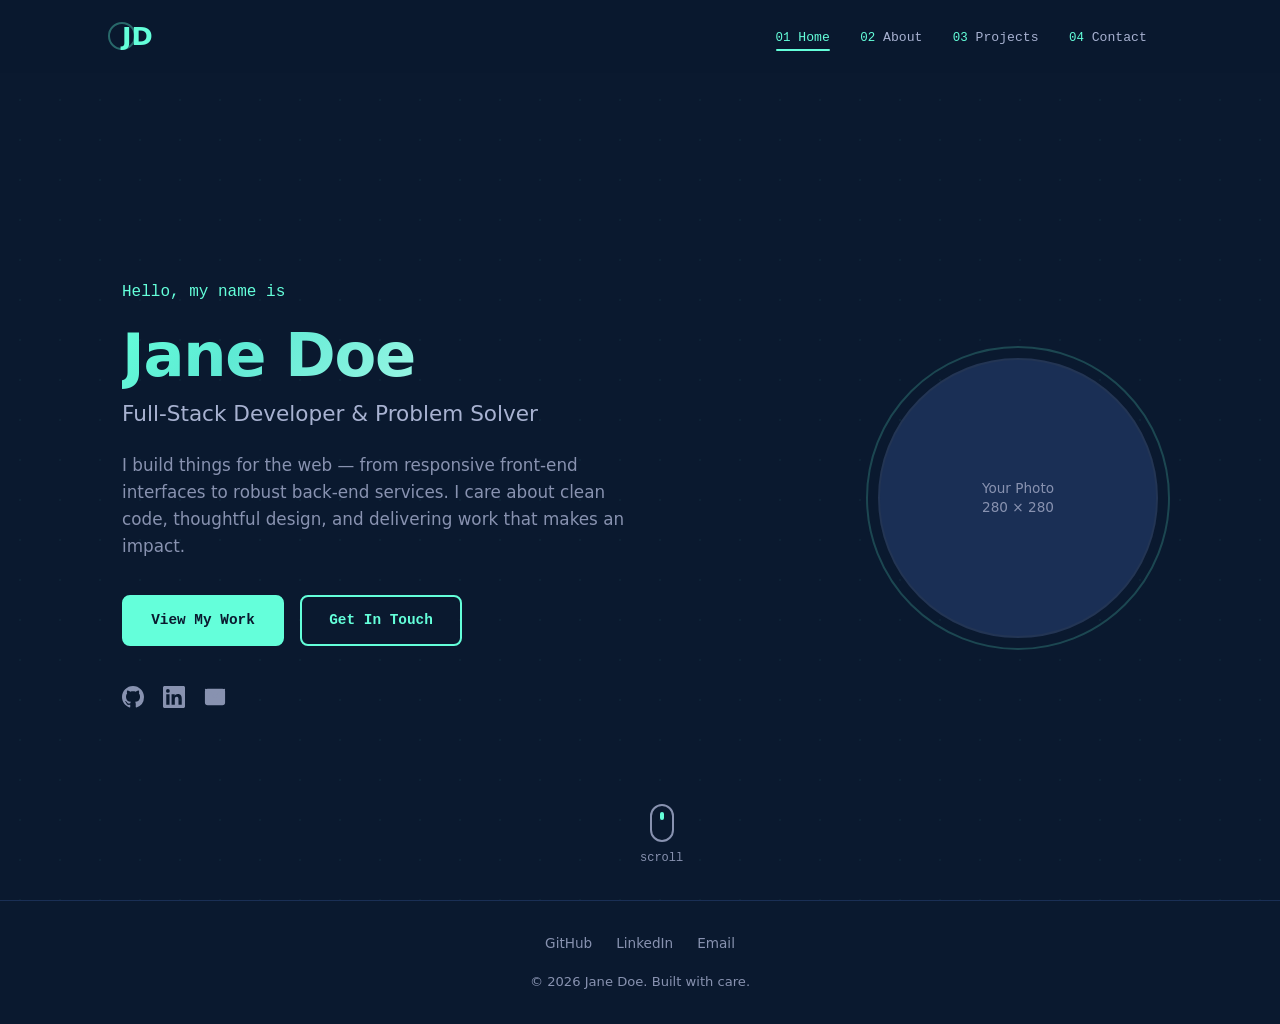
<file: index.html>
<!DOCTYPE html>
<html lang="en">
<head>
  <meta charset="UTF-8">
  <meta name="viewport" content="width=device-width, initial-scale=1.0">
  <title>Jane Doe — Developer</title>
  <link rel="stylesheet" href="css/style.css">
</head>
<body>

<nav id="navbar">
  <div class="nav-inner">
    <a href="index.html" class="logo">JD</a>

    <button class="hamburger" id="hamburger" aria-label="Toggle menu">
      <span></span>
      <span></span>
      <span></span>
    </button>

    <ul class="nav-links" id="navLinks">
      <li><a href="index.html" class="active"><span class="num">01</span> Home</a></li>
      <li><a href="about.html"><span class="num">02</span> About</a></li>
      <li><a href="projects.html"><span class="num">03</span> Projects</a></li>
      <li><a href="contact.html"><span class="num">04</span> Contact</a></li>
    </ul>
  </div>
</nav>

<main class="page home">

  <div class="home-content reveal">
    <p class="greeting">Hello, my name is</p>
    <h1><span class="name">Jane Doe</span></h1>
    <p class="tagline">Full-Stack Developer &amp; Problem Solver</p>
    <p class="intro">
      I build things for the web &mdash; from responsive front-end interfaces to
      robust back-end services. I care about clean code, thoughtful design,
      and delivering work that makes an impact.
    </p>

    <div class="home-buttons">
      <a href="projects.html" class="btn btn-primary">View My Work</a>
      <a href="contact.html" class="btn">Get In Touch</a>
    </div>

    <div class="social-links">
      <a href="https://github.com/lifan773" target="_blank" rel="noopener" aria-label="GitHub">
        <svg class="social-icon" viewBox="0 0 24 24" fill="currentColor"><path d="M12 0C5.37 0 0 5.37 0 12c0 5.31 3.435 9.795 8.205 11.385.6.105.825-.255.825-.57 0-.285-.015-1.23-.015-2.235-3.015.555-3.795-.735-4.035-1.41-.135-.345-.72-1.41-1.23-1.695-.42-.225-1.02-.78-.015-.795.945-.015 1.62.87 1.845 1.23 1.08 1.815 2.805 1.305 3.495.99.105-.78.42-1.305.765-1.605-2.67-.3-5.46-1.335-5.46-5.925 0-1.305.465-2.385 1.23-3.225-.12-.3-.54-1.53.12-3.18 0 0 1.005-.315 3.3 1.23.96-.27 1.98-.405 3-.405s2.04.135 3 .405c2.295-1.56 3.3-1.23 3.3-1.23.66 1.65.24 2.88.12 3.18.765.84 1.23 1.905 1.23 3.225 0 4.605-2.805 5.625-5.475 5.925.435.375.81 1.095.81 2.22 0 1.605-.015 2.895-.015 3.3 0 .315.225.69.825.57A12.02 12.02 0 0 0 24 12c0-6.63-5.37-12-12-12z"/></svg>
      </a>
      <a href="https://linkedin.com" target="_blank" rel="noopener" aria-label="LinkedIn">
        <svg class="social-icon" viewBox="0 0 24 24" fill="currentColor"><path d="M20.447 20.452h-3.554v-5.569c0-1.328-.027-3.037-1.852-3.037-1.853 0-2.136 1.445-2.136 2.939v5.667H9.351V9h3.414v1.561h.046c.477-.9 1.637-1.85 3.37-1.85 3.601 0 4.267 2.37 4.267 5.455v6.286zM5.337 7.433a2.062 2.062 0 0 1-2.063-2.065 2.064 2.064 0 1 1 2.063 2.065zm1.782 13.019H3.555V9h3.564v11.452zM22.225 0H1.771C.792 0 0 .774 0 1.729v20.542C0 23.227.792 24 1.771 24h20.451C23.2 24 24 23.227 24 22.271V1.729C24 .774 23.2 0 22.222 0h.003z"/></svg>
      </a>
      <a href="mailto:jane@example.com" aria-label="Email">
        <svg class="social-icon" viewBox="0 0 24 24" fill="none" stroke="currentColor" stroke-width="2" stroke-linecap="round" stroke-linejoin="round"><rect x="2" y="4" width="20" height="16" rx="2"/><path d="m22 4-10 8L2 4"/></svg>
      </a>
    </div>
  </div>

  <div class="photo-wrapper reveal">
    <div class="photo-ring"></div>
    <div class="photo-placeholder">
      Your Photo<br>280 &times; 280
    </div>
  </div>

  <div class="scroll-indicator">
    <div class="mouse"></div>
    <span>scroll</span>
  </div>

</main>

<footer>
  <div class="footer-socials">
    <a href="https://github.com/lifan773" target="_blank" rel="noopener">GitHub</a>
    <a href="https://linkedin.com" target="_blank" rel="noopener">LinkedIn</a>
    <a href="mailto:jane@example.com">Email</a>
  </div>
  &copy; 2026 Jane Doe. Built with care.
</footer>

<script src="js/main.js"></script>
</body>
</html>
</file>
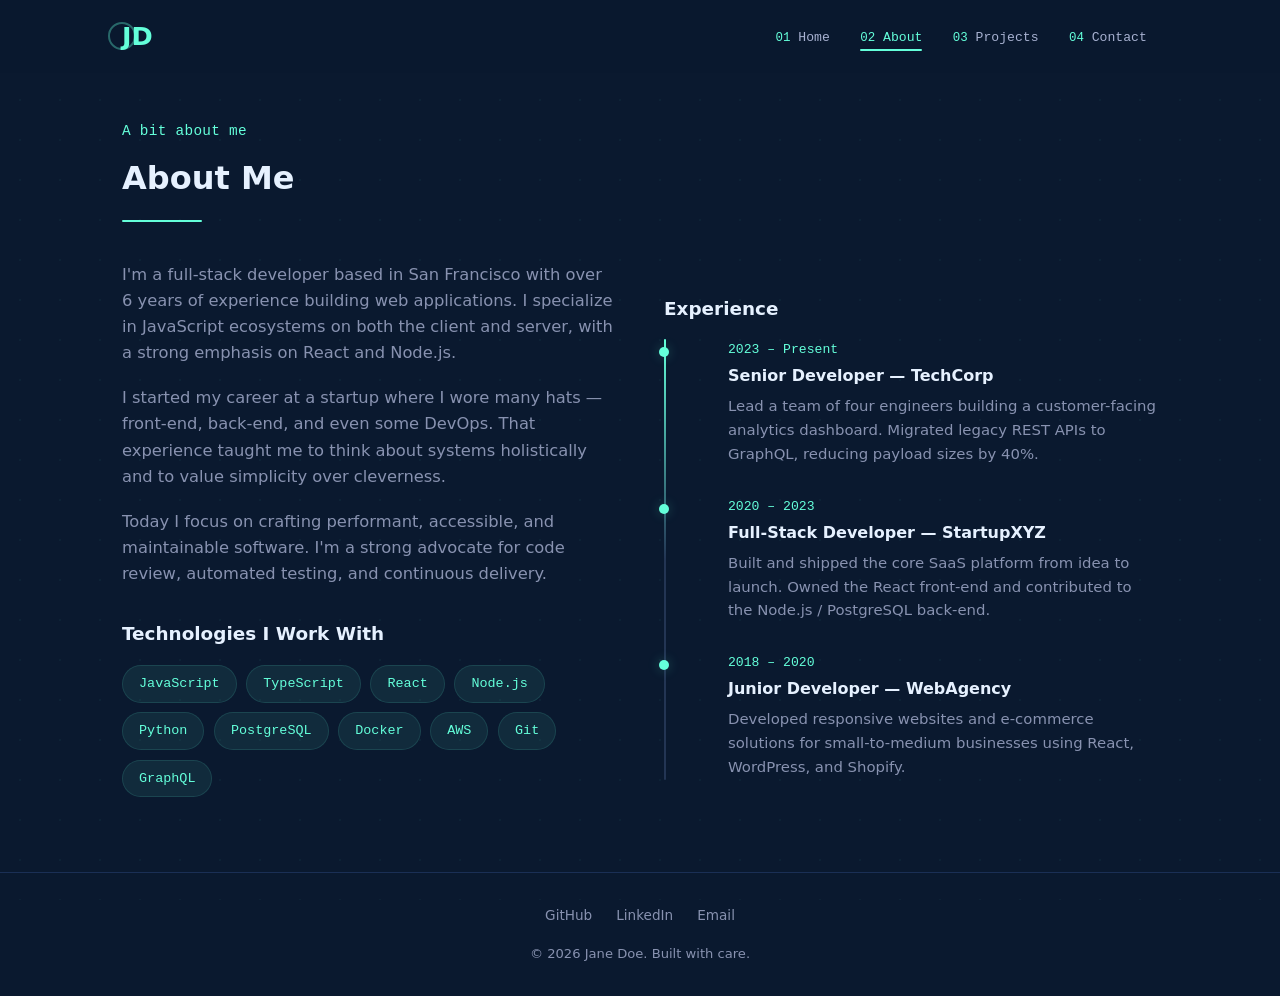
<file: about.html>
<!DOCTYPE html>
<html lang="en">
<head>
  <meta charset="UTF-8">
  <meta name="viewport" content="width=device-width, initial-scale=1.0">
  <title>About — Jane Doe</title>
  <link rel="stylesheet" href="css/style.css">
</head>
<body>

<nav id="navbar">
  <div class="nav-inner">
    <a href="index.html" class="logo">JD</a>

    <button class="hamburger" id="hamburger" aria-label="Toggle menu">
      <span></span>
      <span></span>
      <span></span>
    </button>

    <ul class="nav-links" id="navLinks">
      <li><a href="index.html"><span class="num">01</span> Home</a></li>
      <li><a href="about.html" class="active"><span class="num">02</span> About</a></li>
      <li><a href="projects.html"><span class="num">03</span> Projects</a></li>
      <li><a href="contact.html"><span class="num">04</span> Contact</a></li>
    </ul>
  </div>
</nav>

<main class="page">
  <p class="section-label reveal">A bit about me</p>
  <h2 class="section-title reveal">About Me</h2>
  <div class="section-line reveal"></div>

  <div class="about-grid">
    <div class="about-text reveal">
      <p>
        I'm a full-stack developer based in San Francisco with over 6 years
        of experience building web applications. I specialize in JavaScript
        ecosystems on both the client and server, with a strong emphasis on
        React and Node.js.
      </p>
      <p>
        I started my career at a startup where I wore many hats &mdash; front-end,
        back-end, and even some DevOps. That experience taught me to think
        about systems holistically and to value simplicity over cleverness.
      </p>
      <p>
        Today I focus on crafting performant, accessible, and maintainable
        software. I'm a strong advocate for code review, automated testing,
        and continuous delivery.
      </p>

      <div class="skills">
        <h3>Technologies I Work With</h3>
        <div class="skill-tags">
          <span class="skill-tag">JavaScript</span>
          <span class="skill-tag">TypeScript</span>
          <span class="skill-tag">React</span>
          <span class="skill-tag">Node.js</span>
          <span class="skill-tag">Python</span>
          <span class="skill-tag">PostgreSQL</span>
          <span class="skill-tag">Docker</span>
          <span class="skill-tag">AWS</span>
          <span class="skill-tag">Git</span>
          <span class="skill-tag">GraphQL</span>
        </div>
      </div>
    </div>

    <div class="reveal">
      <div class="skills">
        <h3>Experience</h3>
        <div class="timeline">
          <div class="timeline-item">
            <div class="timeline-date">2023 &ndash; Present</div>
            <div class="timeline-role">Senior Developer &mdash; TechCorp</div>
            <p class="timeline-desc">Lead a team of four engineers building a customer-facing analytics dashboard. Migrated legacy REST APIs to GraphQL, reducing payload sizes by 40%.</p>
          </div>
          <div class="timeline-item">
            <div class="timeline-date">2020 &ndash; 2023</div>
            <div class="timeline-role">Full-Stack Developer &mdash; StartupXYZ</div>
            <p class="timeline-desc">Built and shipped the core SaaS platform from idea to launch. Owned the React front-end and contributed to the Node.js / PostgreSQL back-end.</p>
          </div>
          <div class="timeline-item">
            <div class="timeline-date">2018 &ndash; 2020</div>
            <div class="timeline-role">Junior Developer &mdash; WebAgency</div>
            <p class="timeline-desc">Developed responsive websites and e-commerce solutions for small-to-medium businesses using React, WordPress, and Shopify.</p>
          </div>
        </div>
      </div>
    </div>
  </div>
</main>

<footer>
  <div class="footer-socials">
    <a href="https://github.com/lifan773" target="_blank" rel="noopener">GitHub</a>
    <a href="https://linkedin.com" target="_blank" rel="noopener">LinkedIn</a>
    <a href="mailto:jane@example.com">Email</a>
  </div>
  &copy; 2026 Jane Doe. Built with care.
</footer>

<script src="js/main.js"></script>
</body>
</html>
</file>
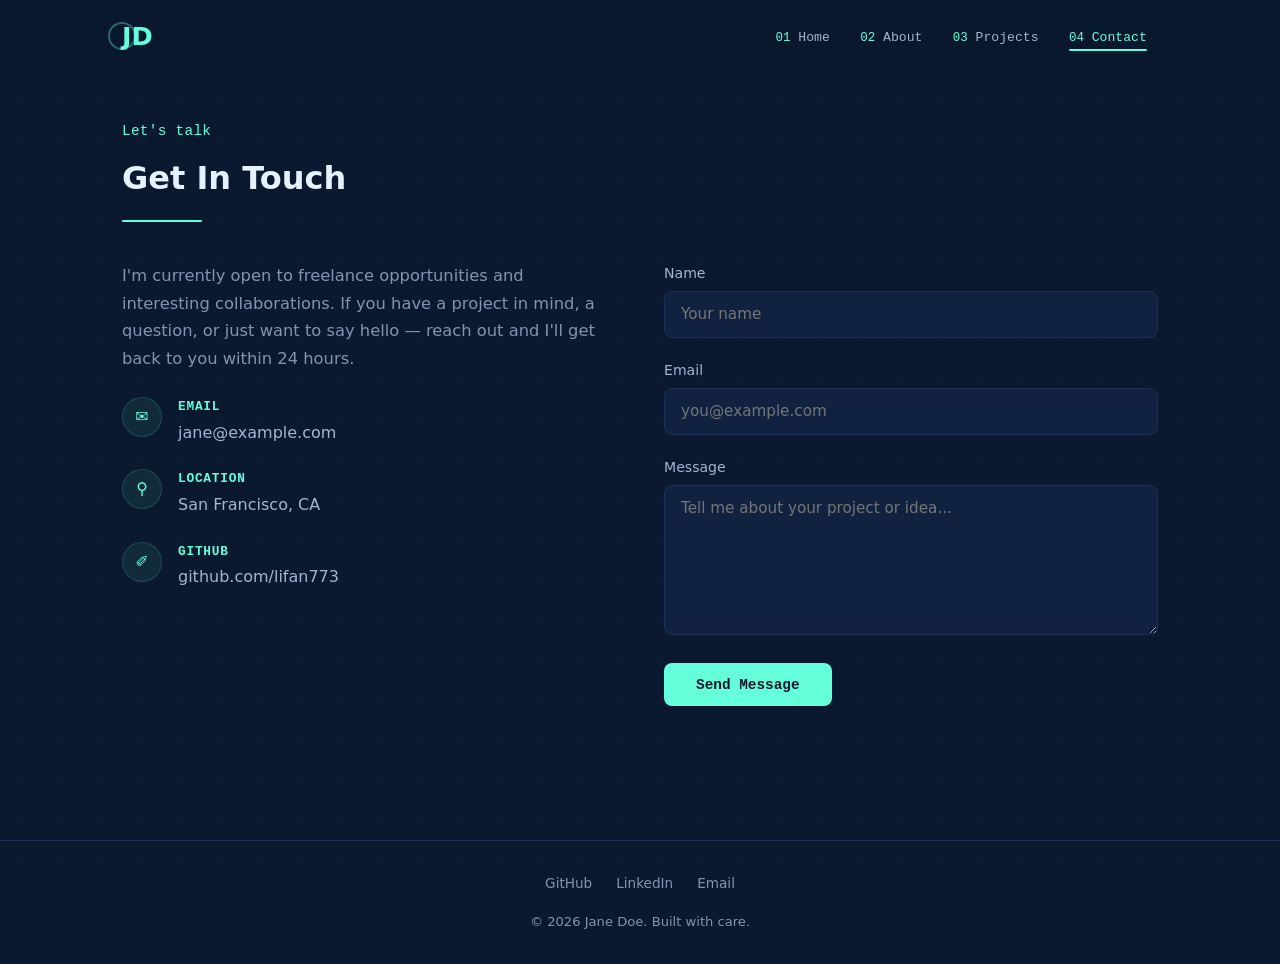
<file: contact.html>
<!DOCTYPE html>
<html lang="en">
<head>
  <meta charset="UTF-8">
  <meta name="viewport" content="width=device-width, initial-scale=1.0">
  <title>Contact — Jane Doe</title>
  <link rel="stylesheet" href="css/style.css">
</head>
<body>

<nav id="navbar">
  <div class="nav-inner">
    <a href="index.html" class="logo">JD</a>

    <button class="hamburger" id="hamburger" aria-label="Toggle menu">
      <span></span>
      <span></span>
      <span></span>
    </button>

    <ul class="nav-links" id="navLinks">
      <li><a href="index.html"><span class="num">01</span> Home</a></li>
      <li><a href="about.html"><span class="num">02</span> About</a></li>
      <li><a href="projects.html"><span class="num">03</span> Projects</a></li>
      <li><a href="contact.html" class="active"><span class="num">04</span> Contact</a></li>
    </ul>
  </div>
</nav>

<main class="page">
  <p class="section-label reveal">Let's talk</p>
  <h2 class="section-title reveal">Get In Touch</h2>
  <div class="section-line reveal"></div>

  <div class="contact-grid">
    <div class="contact-info reveal">
      <p>
        I'm currently open to freelance opportunities and interesting
        collaborations. If you have a project in mind, a question, or
        just want to say hello &mdash; reach out and I'll get back to you
        within 24 hours.
      </p>

      <div class="contact-detail-item">
        <div class="icon-circle">&#9993;</div>
        <div>
          <div class="label">Email</div>
          <div class="value">jane@example.com</div>
        </div>
      </div>
      <div class="contact-detail-item">
        <div class="icon-circle">&#9906;</div>
        <div>
          <div class="label">Location</div>
          <div class="value">San Francisco, CA</div>
        </div>
      </div>
      <div class="contact-detail-item">
        <div class="icon-circle">&#10000;</div>
        <div>
          <div class="label">GitHub</div>
          <div class="value">github.com/lifan773</div>
        </div>
      </div>
    </div>

    <form class="contact-form reveal" id="contactForm">
      <div class="form-group">
        <label for="name">Name</label>
        <input type="text" id="name" name="name" placeholder="Your name" required>
      </div>
      <div class="form-group">
        <label for="email">Email</label>
        <input type="email" id="email" name="email" placeholder="you@example.com" required>
      </div>
      <div class="form-group">
        <label for="message">Message</label>
        <textarea id="message" name="message" placeholder="Tell me about your project or idea..." required></textarea>
      </div>
      <button type="submit" class="form-submit">Send Message</button>
      <div class="form-message" id="formMessage"></div>
    </form>
  </div>
</main>

<footer>
  <div class="footer-socials">
    <a href="https://github.com/lifan773" target="_blank" rel="noopener">GitHub</a>
    <a href="https://linkedin.com" target="_blank" rel="noopener">LinkedIn</a>
    <a href="mailto:jane@example.com">Email</a>
  </div>
  &copy; 2026 Jane Doe. Built with care.
</footer>

<script src="js/main.js"></script>
</body>
</html>
</file>
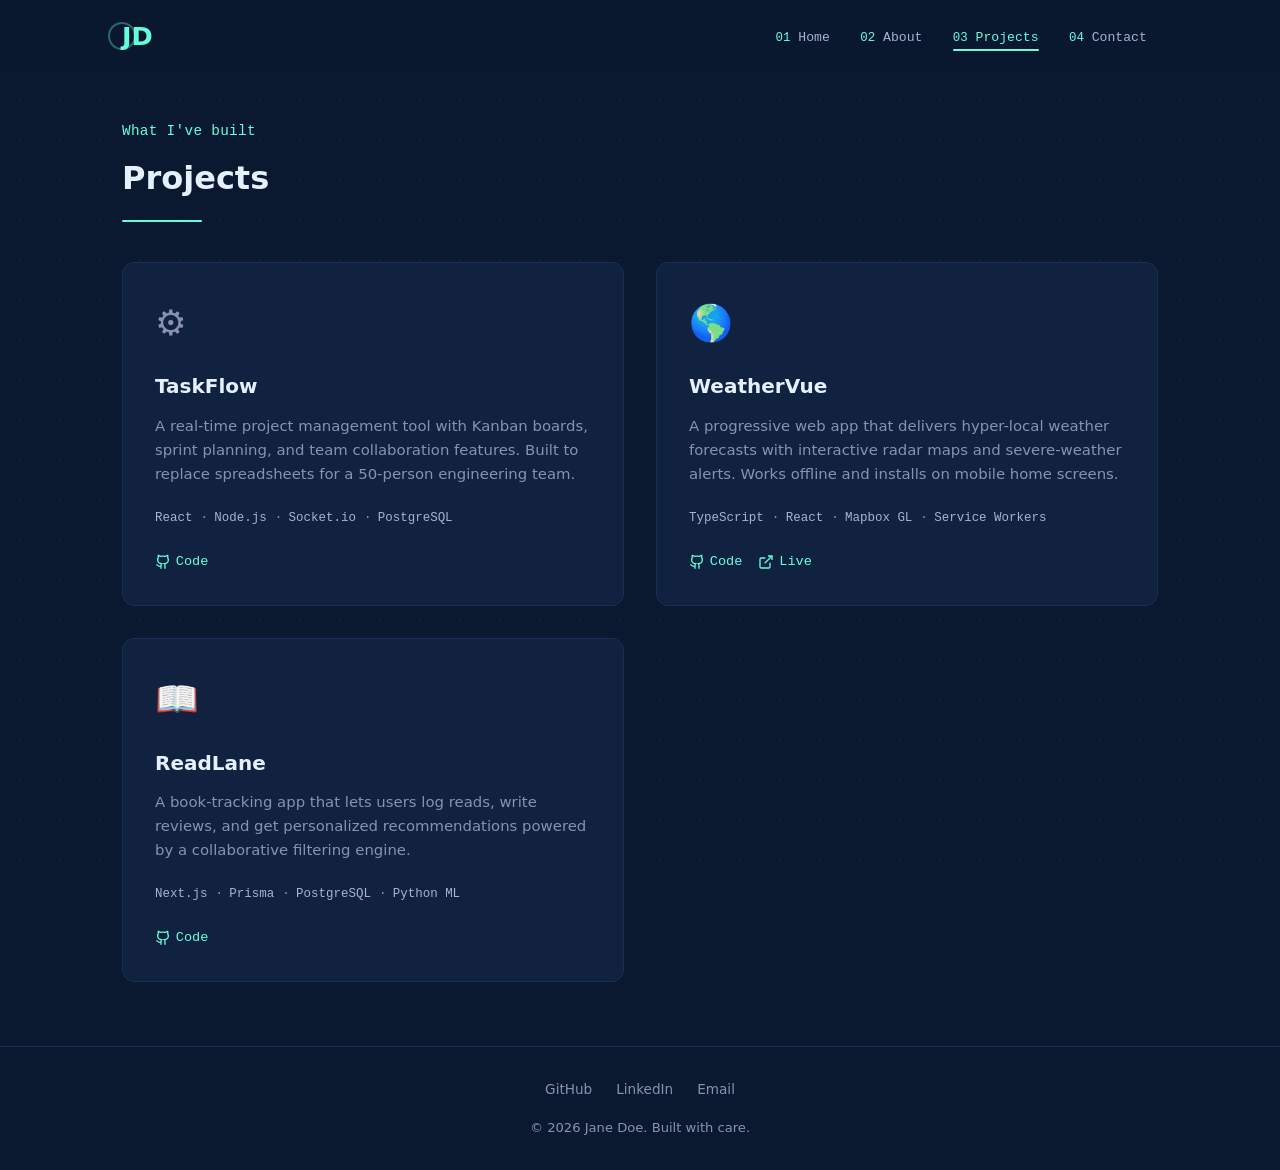
<file: projects.html>
<!DOCTYPE html>
<html lang="en">
<head>
  <meta charset="UTF-8">
  <meta name="viewport" content="width=device-width, initial-scale=1.0">
  <title>Projects — Jane Doe</title>
  <link rel="stylesheet" href="css/style.css">
</head>
<body>

<nav id="navbar">
  <div class="nav-inner">
    <a href="index.html" class="logo">JD</a>

    <button class="hamburger" id="hamburger" aria-label="Toggle menu">
      <span></span>
      <span></span>
      <span></span>
    </button>

    <ul class="nav-links" id="navLinks">
      <li><a href="index.html"><span class="num">01</span> Home</a></li>
      <li><a href="about.html"><span class="num">02</span> About</a></li>
      <li><a href="projects.html" class="active"><span class="num">03</span> Projects</a></li>
      <li><a href="contact.html"><span class="num">04</span> Contact</a></li>
    </ul>
  </div>
</nav>

<main class="page">
  <p class="section-label reveal">What I've built</p>
  <h2 class="section-title reveal">Projects</h2>
  <div class="section-line reveal"></div>

  <div class="projects-grid reveal-stagger">

    <div class="project-card">
      <div class="project-icon">&#9881;</div>
      <h3>TaskFlow</h3>
      <p>
        A real-time project management tool with Kanban boards, sprint
        planning, and team collaboration features. Built to replace
        spreadsheets for a 50-person engineering team.
      </p>
      <div class="tech-stack">
        <span class="tech">React</span>
        <span class="tech">Node.js</span>
        <span class="tech">Socket.io</span>
        <span class="tech">PostgreSQL</span>
      </div>
      <div class="project-links">
        <a href="#" target="_blank" rel="noopener">
          <svg viewBox="0 0 24 24"><path d="M15 22v-4a4.8 4.8 0 0 0-1-3.5c3 0 6-2 6-5.5.08-1.25-.27-2.48-1-3.5.28-1.15.28-2.35 0-3.5 0 0-1 0-3 1.5-2.64-.5-5.36-.5-8 0C6 2 5 2 5 2c-.3 1.15-.3 2.35 0 3.5A5.403 5.403 0 0 0 4 9c0 3.5 3 5.5 6 5.5-.39.49-.68 1.05-.85 1.65-.17.6-.22 1.23-.15 1.85v4"/><path d="M9 18c-4.51 2-5-2-7-2"/></svg>
          Code
        </a>
      </div>
    </div>

    <div class="project-card">
      <div class="project-icon">&#127758;</div>
      <h3>WeatherVue</h3>
      <p>
        A progressive web app that delivers hyper-local weather forecasts
        with interactive radar maps and severe-weather alerts. Works
        offline and installs on mobile home screens.
      </p>
      <div class="tech-stack">
        <span class="tech">TypeScript</span>
        <span class="tech">React</span>
        <span class="tech">Mapbox GL</span>
        <span class="tech">Service Workers</span>
      </div>
      <div class="project-links">
        <a href="#" target="_blank" rel="noopener">
          <svg viewBox="0 0 24 24"><path d="M15 22v-4a4.8 4.8 0 0 0-1-3.5c3 0 6-2 6-5.5.08-1.25-.27-2.48-1-3.5.28-1.15.28-2.35 0-3.5 0 0-1 0-3 1.5-2.64-.5-5.36-.5-8 0C6 2 5 2 5 2c-.3 1.15-.3 2.35 0 3.5A5.403 5.403 0 0 0 4 9c0 3.5 3 5.5 6 5.5-.39.49-.68 1.05-.85 1.65-.17.6-.22 1.23-.15 1.85v4"/><path d="M9 18c-4.51 2-5-2-7-2"/></svg>
          Code
        </a>
        <a href="#" target="_blank" rel="noopener">
          <svg viewBox="0 0 24 24"><path d="M18 13v6a2 2 0 0 1-2 2H5a2 2 0 0 1-2-2V8a2 2 0 0 1 2-2h6"/><polyline points="15 3 21 3 21 9"/><line x1="10" y1="14" x2="21" y2="3"/></svg>
          Live
        </a>
      </div>
    </div>

    <div class="project-card">
      <div class="project-icon">&#128214;</div>
      <h3>ReadLane</h3>
      <p>
        A book-tracking app that lets users log reads, write reviews, and
        get personalized recommendations powered by a collaborative
        filtering engine.
      </p>
      <div class="tech-stack">
        <span class="tech">Next.js</span>
        <span class="tech">Prisma</span>
        <span class="tech">PostgreSQL</span>
        <span class="tech">Python ML</span>
      </div>
      <div class="project-links">
        <a href="#" target="_blank" rel="noopener">
          <svg viewBox="0 0 24 24"><path d="M15 22v-4a4.8 4.8 0 0 0-1-3.5c3 0 6-2 6-5.5.08-1.25-.27-2.48-1-3.5.28-1.15.28-2.35 0-3.5 0 0-1 0-3 1.5-2.64-.5-5.36-.5-8 0C6 2 5 2 5 2c-.3 1.15-.3 2.35 0 3.5A5.403 5.403 0 0 0 4 9c0 3.5 3 5.5 6 5.5-.39.49-.68 1.05-.85 1.65-.17.6-.22 1.23-.15 1.85v4"/><path d="M9 18c-4.51 2-5-2-7-2"/></svg>
          Code
        </a>
      </div>
    </div>

  </div>
</main>

<footer>
  <div class="footer-socials">
    <a href="https://github.com/lifan773" target="_blank" rel="noopener">GitHub</a>
    <a href="https://linkedin.com" target="_blank" rel="noopener">LinkedIn</a>
    <a href="mailto:jane@example.com">Email</a>
  </div>
  &copy; 2026 Jane Doe. Built with care.
</footer>

<script src="js/main.js"></script>
</body>
</html>
</file>
<file: css/style.css>
/* === Reset & Base === */
*, *::before, *::after {
  margin: 0;
  padding: 0;
  box-sizing: border-box;
}

:root {
  --navy-dark: #0a192f;
  --navy: #112240;
  --navy-light: #1a2f55;
  --navy-lighter: #233554;
  --slate: #8892b0;
  --slate-light: #a8b2d1;
  --white: #e6f1ff;
  --accent: #64ffda;
  --accent-dim: rgba(100, 255, 218, 0.08);
  --accent-glow: rgba(100, 255, 218, 0.25);
  --radius: 8px;
  --radius-lg: 12px;
  --transition: 0.3s cubic-bezier(0.4, 0, 0.2, 1);
  --font-mono: 'Cascadia Code', 'Fira Code', 'JetBrains Mono', 'Consolas', monospace;
}

html {
  scroll-behavior: smooth;
  scrollbar-width: thin;
  scrollbar-color: var(--navy-lighter) var(--navy-dark);
}

::-webkit-scrollbar {
  width: 8px;
}
::-webkit-scrollbar-track {
  background: var(--navy-dark);
}
::-webkit-scrollbar-thumb {
  background: var(--navy-lighter);
  border-radius: 4px;
}
::-webkit-scrollbar-thumb:hover {
  background: var(--slate);
}

body {
  font-family: 'Segoe UI', system-ui, -apple-system, sans-serif;
  background: var(--navy-dark);
  color: var(--slate);
  line-height: 1.6;
  min-height: 100vh;
  overflow-x: hidden;
}

/* Subtle dot-pattern overlay */
body::before {
  content: '';
  position: fixed;
  inset: 0;
  pointer-events: none;
  z-index: 0;
  background-image: radial-gradient(rgba(100, 255, 218, 0.04) 1px, transparent 1px);
  background-size: 40px 40px;
}

/* === Navigation === */
nav {
  position: fixed;
  top: 0;
  width: 100%;
  background: rgba(10, 25, 47, 0.88);
  backdrop-filter: blur(12px);
  z-index: 100;
  border-bottom: 1px solid transparent;
  transition: border-color var(--transition), box-shadow var(--transition);
}

nav.scrolled {
  border-bottom-color: var(--navy-light);
  box-shadow: 0 4px 30px rgba(0, 0, 0, 0.3);
}

.nav-inner {
  max-width: 1100px;
  margin: 0 auto;
  display: flex;
  justify-content: space-between;
  align-items: center;
  padding: 0 2rem;
  height: 72px;
}

.logo {
  font-size: 1.6rem;
  font-weight: 700;
  color: var(--accent);
  text-decoration: none;
  position: relative;
  z-index: 101;
}

.logo::after {
  content: '';
  position: absolute;
  width: 28px;
  height: 28px;
  border: 2px solid var(--accent);
  border-radius: 50%;
  top: 50%;
  left: -14px;
  transform: translateY(-50%);
  opacity: 0.35;
}

.nav-links {
  display: flex;
  list-style: none;
  gap: 0.5rem;
}

.nav-links a {
  color: var(--slate-light);
  text-decoration: none;
  font-size: 0.82rem;
  font-weight: 500;
  font-family: var(--font-mono);
  padding: 0.4rem 0.7rem;
  transition: color var(--transition);
  position: relative;
}

.nav-links a .num {
  color: var(--accent);
  font-size: 0.78rem;
}

.nav-links a:hover,
.nav-links a.active {
  color: var(--accent);
}

.nav-links a.active::after {
  content: '';
  position: absolute;
  bottom: 0;
  left: 0.7rem;
  right: 0.7rem;
  height: 2px;
  background: var(--accent);
  border-radius: 1px;
}

/* Hamburger */
.hamburger {
  display: none;
  flex-direction: column;
  gap: 5px;
  background: none;
  border: none;
  cursor: pointer;
  padding: 4px;
  z-index: 101;
}

.hamburger span {
  display: block;
  width: 26px;
  height: 2px;
  background: var(--accent);
  border-radius: 2px;
  transition: var(--transition);
}

.hamburger.open span:nth-child(1) {
  transform: translateY(7px) rotate(45deg);
}
.hamburger.open span:nth-child(2) {
  opacity: 0;
}
.hamburger.open span:nth-child(3) {
  transform: translateY(-7px) rotate(-45deg);
}

/* === Layout === */
.page {
  max-width: 1100px;
  margin: 0 auto;
  padding: 120px 2rem 4rem;
  min-height: calc(100vh - 60px);
  position: relative;
  z-index: 1;
}

.section-label {
  font-family: var(--font-mono);
  font-size: 0.9rem;
  color: var(--accent);
  margin-bottom: 0.6rem;
  letter-spacing: 0.02em;
}

.section-title {
  font-size: 2rem;
  color: var(--white);
  margin-bottom: 1rem;
}

.section-line {
  width: 80px;
  height: 2px;
  background: var(--accent);
  margin-bottom: 2.5rem;
  border-radius: 1px;
}

/* === Home Page === */
.home {
  display: flex;
  align-items: center;
  justify-content: space-between;
  gap: 4rem;
  padding-top: 160px;
  min-height: 100vh;
}

.home-content .greeting {
  font-family: var(--font-mono);
  color: var(--accent);
  font-size: 1rem;
  margin-bottom: 1rem;
}

.home-content h1 {
  font-size: 3.8rem;
  color: var(--white);
  line-height: 1.1;
  margin-bottom: 0.5rem;
  letter-spacing: -0.02em;
}

.home-content h1 .name {
  background: linear-gradient(135deg, var(--accent) 0%, #5eead4 40%, #99f6e4 100%);
  -webkit-background-clip: text;
  -webkit-text-fill-color: transparent;
  background-clip: text;
}

.home-content .tagline {
  font-size: 1.35rem;
  color: var(--slate-light);
  margin-bottom: 1.3rem;
}

.home-content .intro {
  max-width: 520px;
  font-size: 1.05rem;
  margin-bottom: 2.2rem;
  color: var(--slate);
}

.home-buttons {
  display: flex;
  gap: 1rem;
  margin-bottom: 2.5rem;
}

.btn {
  display: inline-block;
  padding: 0.75rem 1.7rem;
  border: 2px solid var(--accent);
  color: var(--accent);
  text-decoration: none;
  border-radius: var(--radius);
  font-weight: 600;
  font-size: 0.9rem;
  font-family: var(--font-mono);
  transition: all var(--transition);
  position: relative;
  overflow: hidden;
}

.btn::before {
  content: '';
  position: absolute;
  inset: 0;
  background: var(--accent);
  opacity: 0;
  transition: opacity var(--transition);
  z-index: -1;
}

.btn:hover::before {
  opacity: 0.06;
}

.btn:hover {
  transform: translateY(-2px);
  box-shadow: 0 6px 20px var(--accent-glow);
}

.btn-primary {
  background: var(--accent);
  color: var(--navy-dark);
}

.btn-primary:hover {
  background: var(--accent);
  opacity: 0.92;
  box-shadow: 0 6px 24px var(--accent-glow);
}

/* Social links row */
.social-links {
  display: flex;
  gap: 1.2rem;
  align-items: center;
}

.social-links a {
  color: var(--slate);
  transition: color var(--transition), transform var(--transition);
  text-decoration: none;
}

.social-links a:hover {
  color: var(--accent);
  transform: translateY(-2px);
}

.social-links .social-icon {
  width: 22px;
  height: 22px;
  fill: currentColor;
}

/* Photo */
.photo-wrapper {
  position: relative;
  flex-shrink: 0;
}

.photo-placeholder {
  width: 280px;
  height: 280px;
  border-radius: 50%;
  background: var(--navy-light);
  border: 2px solid var(--navy-lighter);
  display: flex;
  align-items: center;
  justify-content: center;
  color: var(--slate);
  font-size: 0.85rem;
  text-align: center;
  line-height: 1.4;
  position: relative;
  z-index: 1;
}

.photo-ring {
  position: absolute;
  inset: -12px;
  border-radius: 50%;
  border: 2px solid var(--accent);
  opacity: 0.2;
  animation: ringPulse 3s ease-in-out infinite;
}

@keyframes ringPulse {
  0%, 100% { transform: scale(1); opacity: 0.15; }
  50% { transform: scale(1.04); opacity: 0.35; }
}

/* Scroll indicator */
.scroll-indicator {
  position: absolute;
  bottom: 2rem;
  left: 50%;
  transform: translateX(-50%);
  display: flex;
  flex-direction: column;
  align-items: center;
  gap: 0.4rem;
  color: var(--slate);
  font-family: var(--font-mono);
  font-size: 0.75rem;
  animation: fadeInUp 1s 1s both;
}

.scroll-indicator .mouse {
  width: 24px;
  height: 38px;
  border: 2px solid var(--slate);
  border-radius: 12px;
  position: relative;
}

.scroll-indicator .mouse::after {
  content: '';
  position: absolute;
  width: 4px;
  height: 8px;
  background: var(--accent);
  border-radius: 2px;
  top: 6px;
  left: 50%;
  transform: translateX(-50%);
  animation: scrollWheel 1.5s ease-in-out infinite;
}

@keyframes scrollWheel {
  0% { top: 6px; opacity: 1; }
  100% { top: 18px; opacity: 0; }
}

/* === Footer === */
footer {
  text-align: center;
  padding: 2rem;
  color: var(--slate);
  font-size: 0.82rem;
  border-top: 1px solid var(--navy-light);
  position: relative;
  z-index: 1;
}

.footer-socials {
  display: flex;
  justify-content: center;
  gap: 1.5rem;
  margin-bottom: 1rem;
}

.footer-socials a {
  color: var(--slate);
  transition: color var(--transition);
  text-decoration: none;
  font-size: 0.85rem;
}

.footer-socials a:hover {
  color: var(--accent);
}

/* === About Page === */
.about-grid {
  display: grid;
  grid-template-columns: 1fr 1fr;
  gap: 3rem;
}

.about-text p {
  margin-bottom: 1.2rem;
  font-size: 1.02rem;
}

.skills {
  margin-top: 2rem;
}

.skills h3 {
  color: var(--white);
  margin-bottom: 1rem;
  font-size: 1.15rem;
}

.skill-tags {
  display: flex;
  flex-wrap: wrap;
  gap: 0.6rem;
}

.skill-tag {
  background: var(--accent-dim);
  color: var(--accent);
  padding: 0.45rem 1rem;
  border-radius: 20px;
  font-size: 0.84rem;
  font-weight: 500;
  font-family: var(--font-mono);
  border: 1px solid rgba(100, 255, 218, 0.12);
  transition: all var(--transition);
}

.skill-tag:hover {
  background: rgba(100, 255, 218, 0.15);
  border-color: var(--accent);
  transform: translateY(-1px);
}

/* Timeline */
.timeline {
  position: relative;
  padding-left: 2rem;
}

.timeline::before {
  content: '';
  position: absolute;
  left: 0;
  top: 0;
  bottom: 0;
  width: 2px;
  background: linear-gradient(180deg, var(--accent), var(--navy-lighter), var(--navy-lighter));
  border-radius: 1px;
}

.timeline-item {
  position: relative;
  margin-bottom: 1.8rem;
  padding-left: 2rem;
}

.timeline-item::before {
  content: '';
  position: absolute;
  left: -2.3rem;
  top: 0.5rem;
  width: 10px;
  height: 10px;
  background: var(--accent);
  border-radius: 50%;
  box-shadow: 0 0 12px var(--accent-glow);
}

.timeline-date {
  font-family: var(--font-mono);
  font-size: 0.82rem;
  color: var(--accent);
  margin-bottom: 0.2rem;
}

.timeline-role {
  color: var(--white);
  font-weight: 600;
  font-size: 1rem;
}

.timeline-desc {
  margin-top: 0.4rem;
  font-size: 0.93rem;
  color: var(--slate);
  line-height: 1.6;
}

/* === Projects Page === */
.projects-grid {
  display: grid;
  grid-template-columns: repeat(auto-fill, minmax(330px, 1fr));
  gap: 2rem;
}

.project-card {
  background: var(--navy);
  border-radius: var(--radius-lg);
  padding: 2rem;
  border: 1px solid var(--navy-light);
  transition: all var(--transition);
  position: relative;
  display: flex;
  flex-direction: column;
}

.project-card::before {
  content: '';
  position: absolute;
  inset: -1px;
  border-radius: var(--radius-lg);
  background: linear-gradient(135deg, var(--accent), transparent 60%);
  opacity: 0;
  transition: opacity var(--transition);
  z-index: -1;
}

.project-card:hover {
  transform: translateY(-6px);
  border-color: transparent;
}

.project-card:hover::before {
  opacity: 0.3;
}

.project-card .project-icon {
  font-size: 2.2rem;
  margin-bottom: 1.2rem;
}

.project-card h3 {
  color: var(--white);
  margin-bottom: 0.8rem;
  font-size: 1.25rem;
}

.project-card p {
  font-size: 0.93rem;
  margin-bottom: 1.4rem;
  flex: 1;
}

.project-card .tech-stack {
  display: flex;
  flex-wrap: wrap;
  gap: 0.4rem;
  margin-bottom: 1.4rem;
}

.project-card .tech {
  font-size: 0.78rem;
  color: var(--slate-light);
  font-weight: 500;
  font-family: var(--font-mono);
}

.project-card .tech::after {
  content: '·';
  margin-left: 0.5rem;
  color: var(--slate);
}
.project-card .tech:last-child::after {
  content: none;
}

.project-links {
  display: flex;
  gap: 1rem;
}

.project-links a {
  color: var(--accent);
  text-decoration: none;
  font-size: 0.85rem;
  font-family: var(--font-mono);
  transition: color var(--transition);
  display: inline-flex;
  align-items: center;
  gap: 0.3rem;
}

.project-links a:hover {
  opacity: 0.8;
}

.project-links a svg {
  width: 16px;
  height: 16px;
  fill: none;
  stroke: currentColor;
  stroke-width: 2;
}

/* === Contact Page === */
.contact-grid {
  display: grid;
  grid-template-columns: 1fr 1fr;
  gap: 3rem;
}

.contact-info > p {
  margin-bottom: 1.5rem;
  font-size: 1.02rem;
  line-height: 1.7;
}

.contact-detail-item {
  display: flex;
  align-items: flex-start;
  gap: 1rem;
  margin-bottom: 1.5rem;
}

.contact-detail-item .icon-circle {
  width: 40px;
  height: 40px;
  border-radius: 50%;
  background: var(--accent-dim);
  border: 1px solid rgba(100, 255, 218, 0.15);
  display: flex;
  align-items: center;
  justify-content: center;
  flex-shrink: 0;
  color: var(--accent);
  font-size: 1rem;
}

.contact-detail-item .label {
  color: var(--accent);
  font-size: 0.8rem;
  font-weight: 600;
  text-transform: uppercase;
  letter-spacing: 0.06em;
  font-family: var(--font-mono);
  margin-bottom: 0.15rem;
}

.contact-detail-item .value {
  color: var(--slate-light);
  font-size: 1rem;
}

.contact-form {
  display: flex;
  flex-direction: column;
  gap: 1.3rem;
}

.form-group {
  position: relative;
}

.form-group label {
  display: block;
  color: var(--slate-light);
  font-size: 0.88rem;
  margin-bottom: 0.4rem;
  font-weight: 500;
}

.form-group input,
.form-group textarea {
  width: 100%;
  padding: 0.85rem 1rem;
  background: var(--navy);
  border: 1px solid var(--navy-light);
  border-radius: var(--radius);
  color: var(--white);
  font-size: 0.95rem;
  font-family: inherit;
  transition: all var(--transition);
  outline: none;
}

.form-group input:focus,
.form-group textarea:focus {
  border-color: var(--accent);
  box-shadow: 0 0 0 3px var(--accent-dim);
}

.form-group textarea {
  min-height: 150px;
  resize: vertical;
}

.form-submit {
  align-self: flex-start;
  cursor: pointer;
  font-family: var(--font-mono);
  padding: 0.85rem 2rem;
  background: var(--accent);
  color: var(--navy-dark);
  border: none;
  border-radius: var(--radius);
  font-weight: 600;
  font-size: 0.9rem;
  transition: all var(--transition);
}

.form-submit:hover {
  opacity: 0.88;
  box-shadow: 0 6px 24px var(--accent-glow);
  transform: translateY(-2px);
}

.form-message {
  padding: 0.9rem 1rem;
  border-radius: var(--radius);
  font-size: 0.88rem;
  display: none;
  font-weight: 500;
}

.form-message.success {
  display: block;
  background: rgba(100, 255, 218, 0.08);
  color: var(--accent);
  border: 1px solid rgba(100, 255, 218, 0.25);
}

.form-message.error {
  display: block;
  background: rgba(255, 107, 107, 0.08);
  color: #ff6b6b;
  border: 1px solid rgba(255, 107, 107, 0.25);
}

/* === Scroll Reveal === */
.reveal {
  opacity: 0;
  transform: translateY(30px);
  transition: opacity 0.7s ease, transform 0.7s ease;
}

.reveal.visible {
  opacity: 1;
  transform: translateY(0);
}

/* Stagger children */
.reveal-stagger > * {
  opacity: 0;
  transform: translateY(24px);
  transition: opacity 0.6s ease, transform 0.6s ease;
}

.reveal-stagger > *.visible {
  opacity: 1;
  transform: translateY(0);
}

/* === Responsive === */
@media (max-width: 900px) {
  .hamburger {
    display: flex;
  }

  .nav-links {
    position: fixed;
    inset: 0;
    background: rgba(10, 25, 47, 0.97);
    flex-direction: column;
    align-items: center;
    justify-content: center;
    gap: 2rem;
    opacity: 0;
    pointer-events: none;
    transition: opacity var(--transition);
  }

  .nav-links.open {
    opacity: 1;
    pointer-events: auto;
  }

  .nav-links a {
    font-size: 1.1rem;
  }

  .nav-links a .num {
    display: block;
    text-align: center;
    font-size: 0.85rem;
    margin-bottom: 0.3rem;
  }

  .home {
    flex-direction: column-reverse;
    text-align: center;
    padding-top: 120px;
    gap: 2.5rem;
  }

  .home-content h1 {
    font-size: 2.6rem;
  }

  .home-content .intro {
    margin: 0 auto 2rem;
    max-width: 440px;
  }

  .home-buttons {
    justify-content: center;
  }

  .social-links {
    justify-content: center;
  }

  .photo-placeholder {
    width: 200px;
    height: 200px;
  }

  .about-grid,
  .contact-grid {
    grid-template-columns: 1fr;
    gap: 2.5rem;
  }

  .page {
    padding: 100px 1.25rem 3rem;
  }

  .projects-grid {
    grid-template-columns: 1fr;
  }

  .scroll-indicator {
    display: none;
  }
}

@media (max-width: 480px) {
  .home-content h1 {
    font-size: 2rem;
  }

  .home-content .tagline {
    font-size: 1.1rem;
  }

  .home-buttons {
    flex-direction: column;
    align-items: center;
  }

  .page {
    padding: 90px 1rem 2.5rem;
  }

  .section-title {
    font-size: 1.5rem;
  }
}

/* === Animations === */
@keyframes fadeInUp {
  from { opacity: 0; transform: translateY(20px); }
  to   { opacity: 1; transform: translateY(0); }
}

@keyframes fadeIn {
  from { opacity: 0; }
  to   { opacity: 1; }
}
</file>
